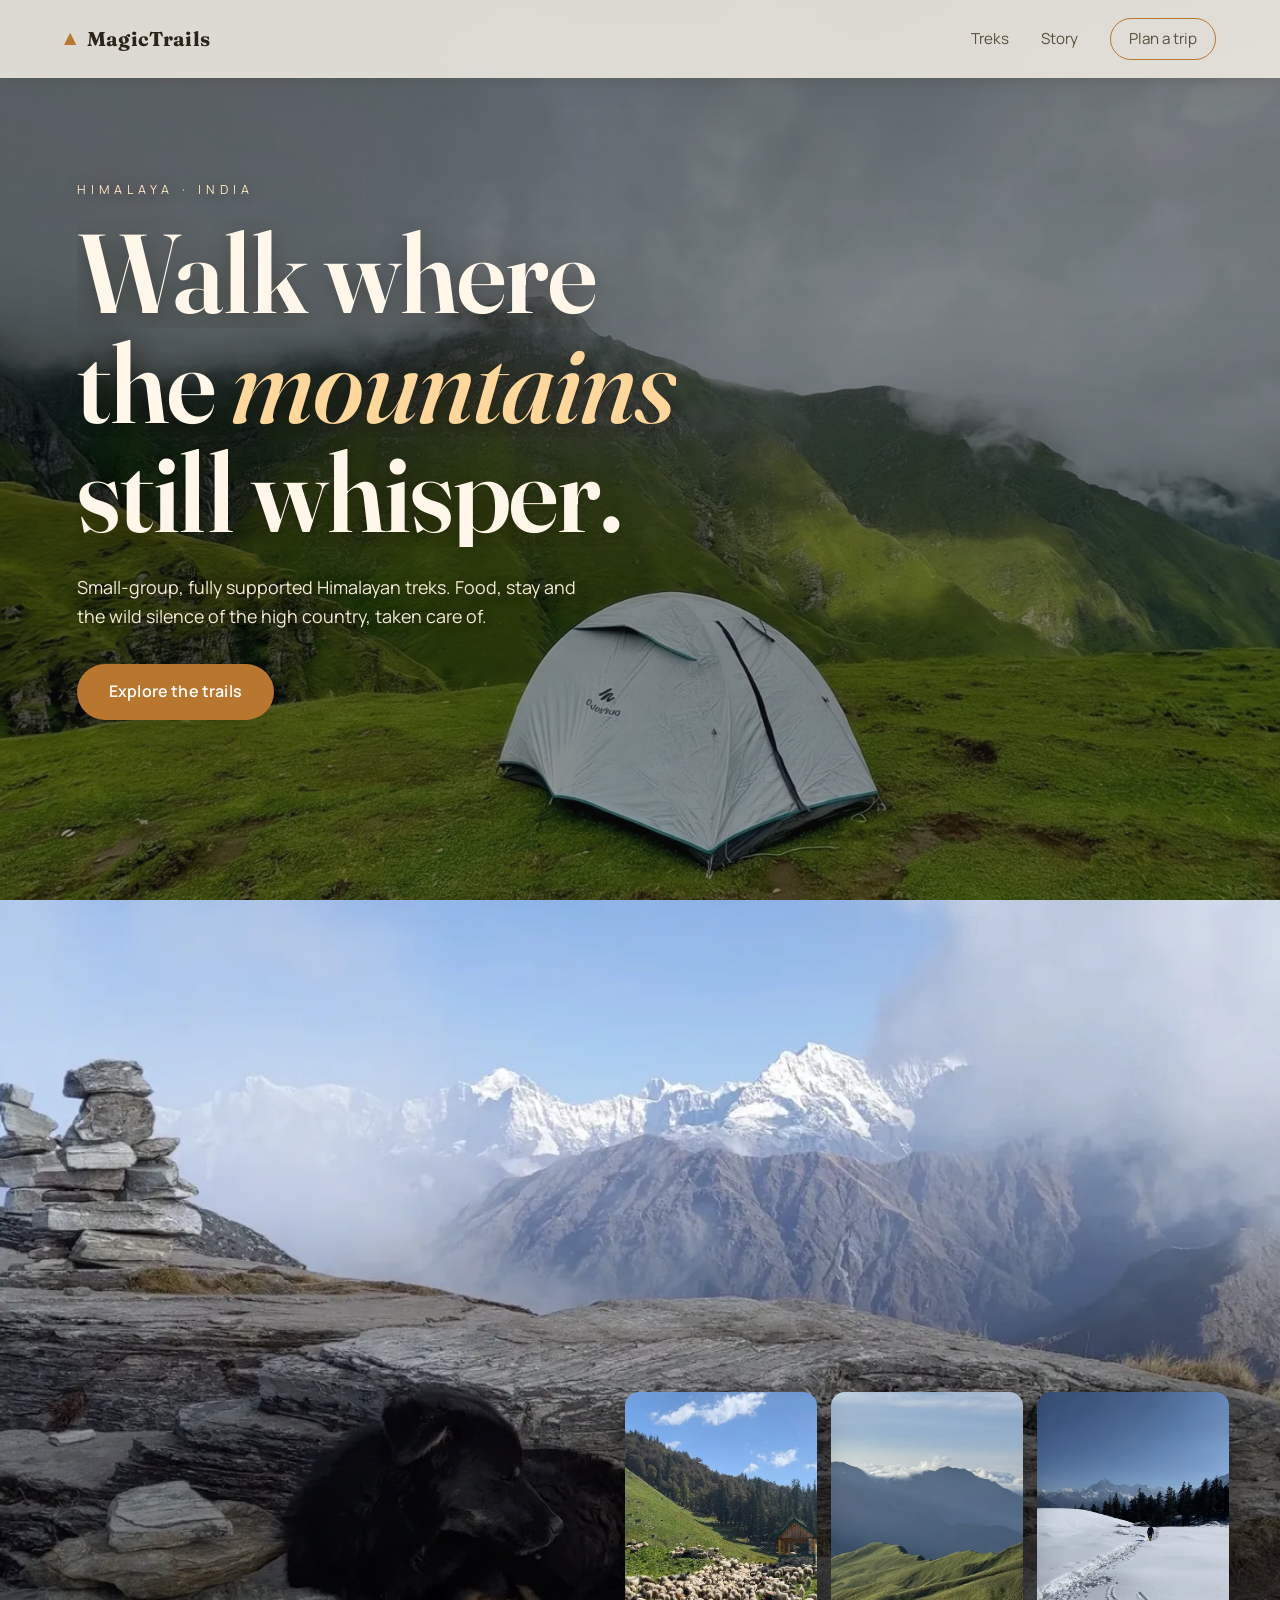
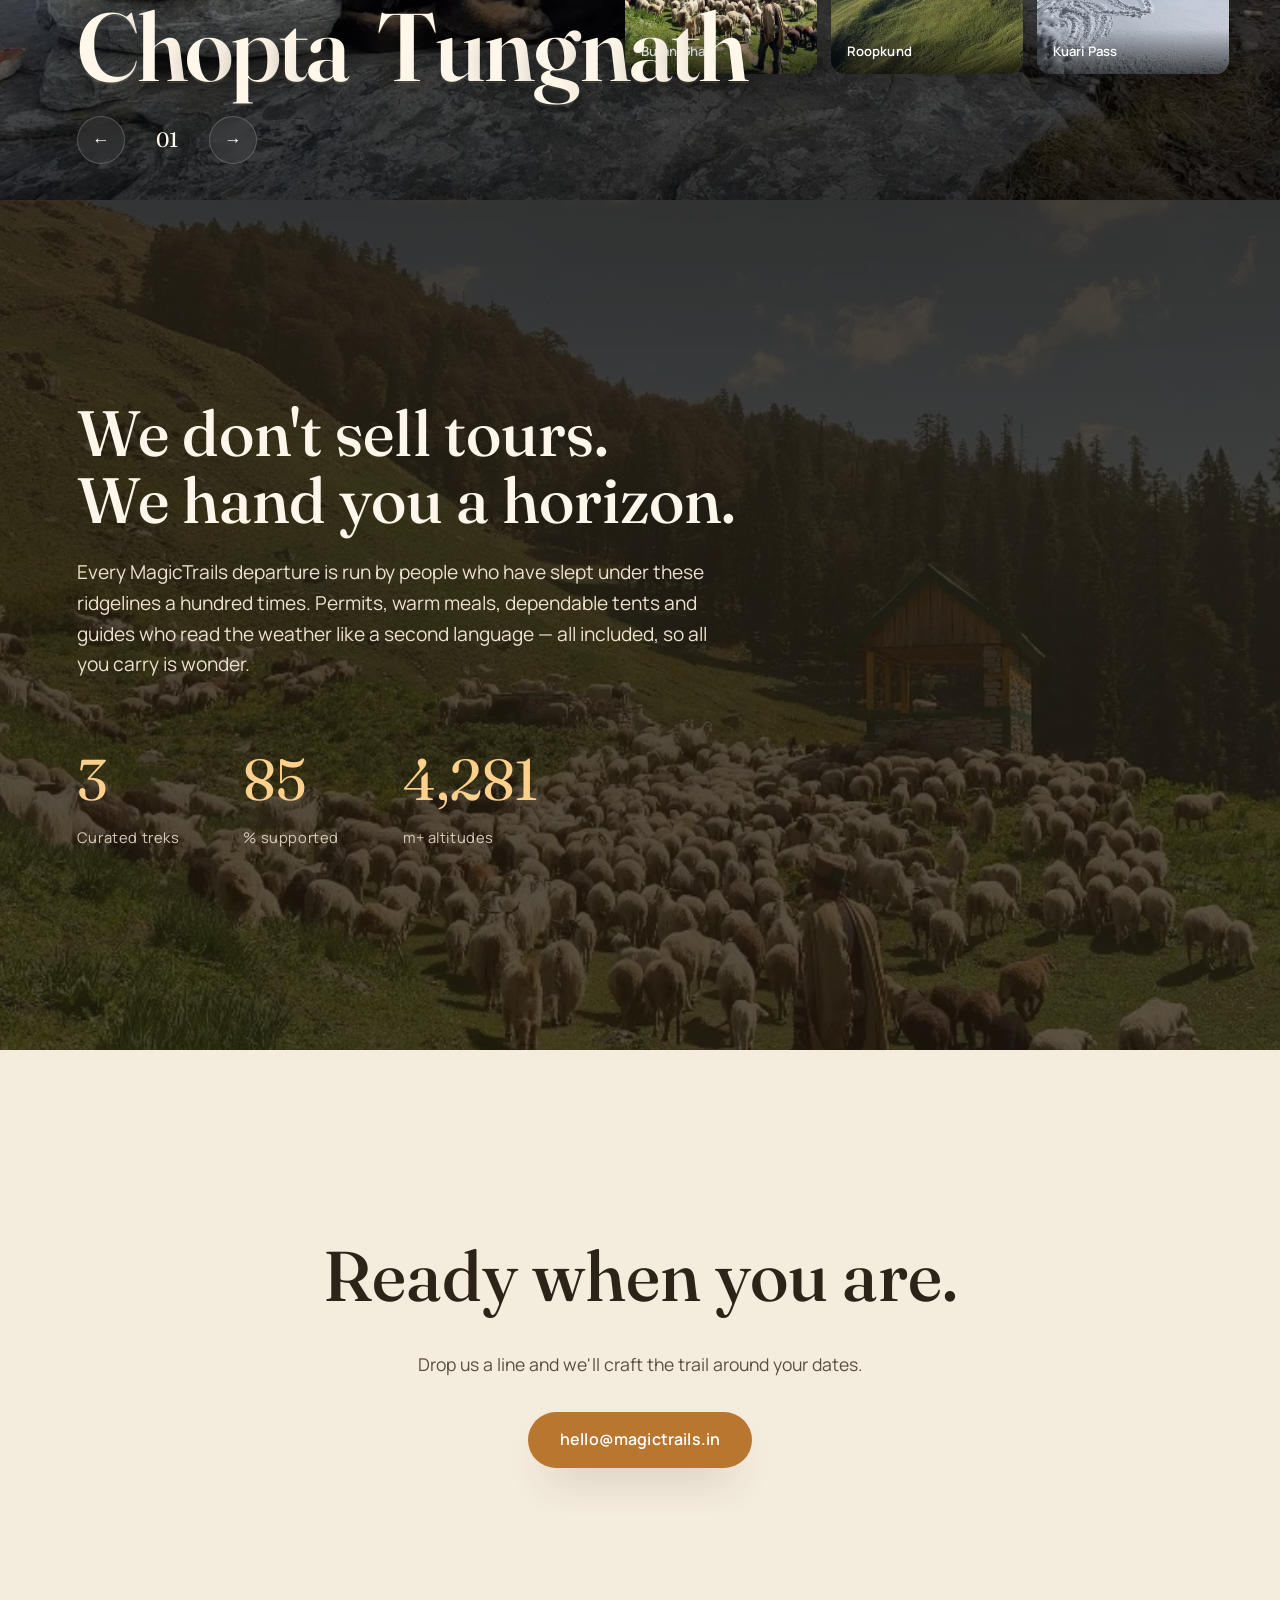
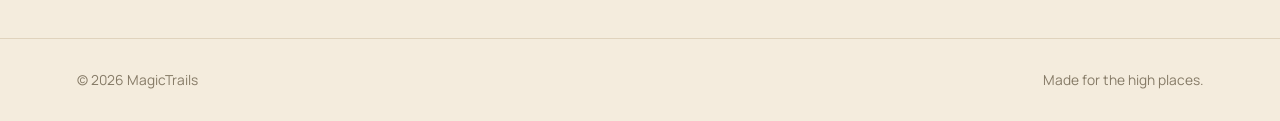
<file: index.html>
<!DOCTYPE html>
<html lang="en">
<head>
  <meta charset="UTF-8" />
  <meta name="viewport" content="width=device-width, initial-scale=1.0, viewport-fit=cover" />
  <meta name="description" content="MagicTrails - Curated Himalayan trekking experiences. Chopta Tungnath, Buran Ghati, Roopkund and Kuari Pass." />
  <title>MagicTrails — Himalayan Treks</title>
  <meta name="theme-color" content="#f4ecdd" />
  <link rel="icon" href="data:image/svg+xml,%3Csvg xmlns='http://www.w3.org/2000/svg' viewBox='0 0 32 32'%3E%3Crect width='32' height='32' rx='7' fill='%23f4ecdd'/%3E%3Cpath d='M6 24 L13 11 L18 19 L21 15 L26 24 Z' fill='%23b9762f'/%3E%3C/svg%3E" />
  <meta property="og:title" content="MagicTrails — Himalayan Treks" />
  <meta property="og:description" content="Small-group, fully supported Himalayan treks. Chopta Tungnath, Buran Ghati, Roopkund and Kuari Pass." />
  <meta property="og:type" content="website" />
  <link rel="preconnect" href="https://fonts.googleapis.com" />
  <link rel="preconnect" href="https://fonts.gstatic.com" crossorigin />
  <link href="https://fonts.googleapis.com/css2?family=Fraunces:opsz,wght@9..144,300..900&family=Manrope:wght@300;400;500;600;700&display=swap" rel="stylesheet" />
  <link rel="stylesheet" href="styles.css" />
  <noscript><style>.reveal{opacity:1!important;transform:none!important}.hero-title .line>*{transform:none!important}</style></noscript>
</head>
<body>

  <header class="site-header">
    <a href="index.html" class="brand">
      <span class="brand-mark">▲</span>
      <span class="brand-name">MagicTrails</span>
    </a>
    <nav class="site-nav">
      <a href="#treks">Treks</a>
      <a href="#about">Story</a>
      <a href="#contact" class="nav-cta magnetic">Plan a trip</a>
    </nav>
    <button class="nav-toggle" id="nav-toggle" aria-label="Open menu" aria-expanded="false" aria-controls="mobile-nav">
      <span class="nav-toggle__bars" aria-hidden="true"><i></i><i></i></span>
    </button>
  </header>

  <div class="mobile-nav" id="mobile-nav" hidden>
    <nav class="mobile-nav__inner" aria-label="Site">
      <p class="mobile-nav__lbl">The trails</p>
      <ul class="mobile-nav__treks" id="mobile-nav-treks"></ul>
      <div class="mobile-nav__rest">
        <a href="index.html#about">Our story</a>
        <a href="mailto:hello@magictrails.in">hello@magictrails.in</a>
      </div>
    </nav>
  </div>

  <!-- HERO -->
  <section class="hero">
    <div class="hero-bg parallax" data-speed="0.25" style="background-image:url('hero.webp')"></div>
    <div class="hero-veil"></div>
    <div class="hero-content">
      <p class="hero-kicker reveal">Himalaya · India</p>
      <h1 class="hero-title kinetic">
        <span class="line"><span>Walk</span> <span>where</span></span>
        <span class="line"><span>the</span> <em>mountains</em></span>
        <span class="line"><span>still</span> <span>whisper.</span></span>
      </h1>
      <p class="hero-sub reveal">Small-group, fully supported Himalayan treks. Food, stay and the wild silence of the high country, taken care of.</p>
      <a href="#treks" class="btn-primary magnetic reveal">Explore the trails</a>
    </div>
  </section>

  <!-- TREKS — Cinematic Slider -->
  <section id="treks" class="cine-slider">
    <div class="cine-slider__track" id="cine-track"></div>
  </section>

  <!-- ABOUT / PARALLAX BREAK -->
  <section id="about" class="story">
    <div class="story-bg parallax" data-speed="0.18" style="background-image:url('Buran%20ghati/back.webp')"></div>
    <div class="story-veil"></div>
    <div class="story-content">
      <h2 class="reveal">We don't sell tours.<br/>We hand you a horizon.</h2>
      <p class="reveal">Every MagicTrails departure is run by people who have slept under these ridgelines a hundred times. Permits, warm meals, dependable tents and guides who read the weather like a second language — all included, so all you carry is wonder.</p>
      <div class="story-stats">
        <div class="stat reveal"><span class="num" data-count="4">0</span><span class="lbl">Curated treks</span></div>
        <div class="stat reveal"><span class="num" data-count="100">0</span><span class="lbl">% supported</span></div>
        <div class="stat reveal"><span class="num" data-count="5000">0</span><span class="lbl">m+ altitudes</span></div>
      </div>
    </div>
  </section>

  <!-- CONTACT -->
  <section id="contact" class="contact">
    <h2 class="reveal">Ready when you are.</h2>
    <p class="reveal">Drop us a line and we'll craft the trail around your dates.</p>
    <a href="mailto:hello@magictrails.in" class="btn-primary magnetic reveal">hello@magictrails.in</a>
  </section>

  <footer class="site-footer">
    <span>© 2026 MagicTrails</span>
    <span>Made for the high places.</span>
  </footer>

  <script src="img-manifest.js"></script>
  <script src="img.js"></script>
  <script src="data.js"></script>
  <script src="main.js" defer></script>
</body>
</html>
</file>
<file: styles.css>
:root{
  /* Beige / warm earth theme */
  --bg:#f4ecdd;            /* page beige */
  --bg-2:#efe4d1;          /* slightly deeper beige */
  --surface:#fbf6ec;       /* raised card / panel */
  --ink:#2c2419;           /* primary warm-brown text */
  --ink-soft:#5a4f3e;      /* secondary text */
  --muted:#857a66;         /* muted captions */
  --line:#e0d3bd;          /* hairline borders */
  --accent:#b9762f;        /* terracotta accent */
  --accent-deep:#8a5520;   /* darker accent for text */
  --forest:#4f6044;        /* deep green for depth */
  --card-radius:22px;
  --ease:cubic-bezier(.16,1,.3,1);
  --shadow-sm:0 6px 18px -10px rgba(70,52,28,.35);
  --shadow-md:0 22px 44px -22px rgba(70,52,28,.45);
  --shadow-lg:0 40px 80px -34px rgba(70,52,28,.55);
}
*{box-sizing:border-box;margin:0;padding:0}
section[id]{scroll-margin-top:88px}
body{
  font-family:'Manrope',system-ui,sans-serif;
  background:var(--bg);
  color:var(--ink);
  line-height:1.6;
  overflow-x:hidden;
  -webkit-font-smoothing:antialiased;
  /* subtle warm depth gradient on the page */
  background-image:radial-gradient(120% 80% at 50% -10%, #fbf4e7 0%, var(--bg) 45%, var(--bg-2) 100%);
  background-attachment:fixed;
}
img{display:block;max-width:100%}
a{color:inherit;text-decoration:none}
h1,h2,h3,em{font-family:'Fraunces',Georgia,serif;font-weight:500}
em{font-style:italic;color:var(--accent-deep)}

/* ---- scroll progress ---- */
/* ---- header ---- */
.site-header{position:fixed;inset:0 0 auto 0;display:flex;align-items:center;justify-content:space-between;padding:18px clamp(20px,5vw,64px);z-index:50;background:rgba(251,246,236,.82);backdrop-filter:blur(12px);box-shadow:var(--shadow-sm);transition:padding .4s var(--ease)}
.site-header.scrolled{padding:12px clamp(20px,5vw,64px)}
.brand{display:flex;align-items:center;gap:10px;font-weight:700;letter-spacing:.02em;color:var(--ink)}
.brand-mark{color:var(--accent);transform:translateY(-1px)}
.brand-name{font-family:'Fraunces',serif;font-size:1.25rem}
.site-nav{display:flex;align-items:center;gap:clamp(14px,2.5vw,34px);font-size:.95rem}
.site-nav a{position:relative;color:var(--ink-soft)}
.site-nav a:not(.nav-cta):hover{color:var(--ink)}
.site-nav a:not(.nav-cta)::after{content:'';position:absolute;left:0;bottom:-4px;height:1px;width:0;background:var(--accent);transition:width .4s var(--ease)}
.site-nav a:not(.nav-cta):hover::after{width:100%}
.nav-cta{border:1px solid var(--accent);color:var(--accent-deep);padding:8px 18px;border-radius:40px;transition:background .4s,color .4s}
.nav-cta:hover{background:var(--accent);color:#fff}
.nav-toggle{display:none}
.mobile-nav{display:none}

/* ---- hero ---- */
.hero{position:relative;height:100svh;min-height:620px;display:flex;align-items:center;overflow:hidden}
.hero-bg{position:absolute;inset:-22% 0 -2% 0;background-size:cover;background-position:center 95%;will-change:transform;transform:scale(1.08)}
/* uniform dark neutral overlay */
.hero-veil{position:absolute;inset:0;background:linear-gradient(180deg,rgba(15,15,15,.55),rgba(15,15,15,.4))}
.hero-content{position:relative;z-index:2;padding:0 clamp(20px,6vw,90px);max-width:1100px}
.hero-kicker{letter-spacing:.4em;text-transform:uppercase;font-size:.78rem;color:#ffe7c4;margin-bottom:18px;text-shadow:0 1px 12px rgba(40,28,12,.5)}
.hero-title{font-size:clamp(2.7rem,9vw,7rem);line-height:.98;font-weight:600;letter-spacing:-.01em;color:#fff7ea;text-shadow:0 4px 26px rgba(35,24,10,.45)}
.hero-title em{color:#ffd79a}
.hero-title .line{display:block;overflow:hidden}
.hero-title .line>span,.hero-title .line>em{display:inline-block;transform:translateY(110%);transition:transform 1s var(--ease)}
.hero-title.in .line>span,.hero-title.in .line>em{transform:translateY(0)}
.hero-title .line:nth-child(2)>*{transition-delay:.08s}
.hero-title .line:nth-child(3)>*{transition-delay:.16s}
.hero-sub{max-width:520px;margin:26px 0 34px;color:#f4ead7;font-size:clamp(1rem,1.4vw,1.18rem);text-shadow:0 2px 14px rgba(35,24,10,.4)}

/* ---- buttons ---- */
.btn-primary{display:inline-block;background:var(--accent);color:#fff;font-weight:600;padding:15px 32px;border-radius:46px;letter-spacing:.01em;box-shadow:var(--shadow-md);transition:transform .5s var(--ease),box-shadow .5s var(--ease),background .4s;will-change:transform}
.btn-primary:hover{background:var(--accent-deep);box-shadow:0 24px 50px -18px rgba(138,85,32,.6)}
.magnetic{will-change:transform}

/* ---- cinematic slider ---- */
.cine-slider{
  position:relative;height:100svh;min-height:600px;overflow:hidden;
  background:#f5f0e8;contain:layout style paint;
  --card-w:clamp(170px,15vw,240px);
  --card-h:clamp(240px,22vw,340px);
  --card-gap:14px;
  --card-r:4%;
  --card-b:14%;
  --dur:1.1s;
  --ease:cubic-bezier(.65,0,.15,1);
}
.cine-slider__track{position:relative;width:100%;height:100%}

/* suppress transitions on first paint */
.cs-no-anim .cs-frame{transition:none !important}

/* -- slide -- */
.cs-slide{position:absolute;inset:0;pointer-events:none}

/* -- frame (card ↔ fullscreen morph) -- */
.cs-frame{
  position:absolute;overflow:hidden;
  border-radius:14px;
  box-shadow:0 8px 32px rgba(0,0,0,.4);
  will-change:top,left,width,height;
  transition:
    top var(--dur) var(--ease),
    left var(--dur) var(--ease),
    width var(--dur) var(--ease),
    height var(--dur) var(--ease),
    border-radius var(--dur) var(--ease),
    opacity .6s ease;
  /* default — hidden off-screen right */
  top:calc(100% - var(--card-b) - var(--card-h));
  left:110%;width:var(--card-w);height:var(--card-h);opacity:0;
}
.cs-frame__img{
  position:absolute;inset:0;width:100%;height:100%;object-fit:cover;
}
/* Cards take focus when they act as buttons (see rebindCardClicks). */
.cs-frame:focus-visible{outline:2px solid #ffd79a;outline-offset:3px}
.cs-slide:nth-child(4) .cs-frame__img{object-position:center 30%}

.cs-frame__label{
  position:absolute;bottom:0;left:0;right:0;z-index:3;
  padding:12px 16px;
  background:linear-gradient(transparent,rgba(0,0,0,.65));
  color:#fff;font-size:.82rem;font-weight:600;letter-spacing:.01em;
  transition:opacity .4s ease;
}
.cs-frame__grad{
  position:absolute;inset:0;z-index:3;pointer-events:none;
  background:linear-gradient(180deg,transparent 50%,rgba(0,0,0,.35));
  opacity:0;transition:opacity .6s ease;
}

/* ===== SLIDE STATES =====
   z-index scheme:
     active    5   ← fullscreen background
     shrinking 8   ← old active collapsing (visible)
     veil      9   ← gradient overlay (track-level)
     next-3   10   ← rightmost card
     next-2   11   ← middle card
     next-1   12   ← leftmost card
     name     15   ← trek title (track-level)
     controls 16
     wipe     50
*/

.cs-slide[data-state="active"]{z-index:5;pointer-events:auto}
.cs-slide[data-state="active"] .cs-frame{
  top:0;left:0;width:100%;height:100%;
  border-radius:0;opacity:1;box-shadow:none;
}
.cs-slide[data-state="active"] .cs-frame__label{opacity:0}
.cs-slide[data-state="active"] .cs-frame__grad{opacity:1}

/* Old active shrinks visibly — above new bg(5), below veil(9) and cards(10-12) */
.cs-slide.cs-shrinking{z-index:8 !important}

/* next-1 (leftmost) */
.cs-slide[data-state="next-1"]{z-index:12;pointer-events:auto}
.cs-slide[data-state="next-1"] .cs-frame{
  top:calc(100% - var(--card-b) - var(--card-h));
  left:calc(100% - var(--card-r) - 3 * var(--card-w) - 2 * var(--card-gap));
  width:var(--card-w);height:var(--card-h);
  border-radius:14px;opacity:1;cursor:pointer;pointer-events:auto;
}
/* next-2 (middle) */
.cs-slide[data-state="next-2"]{z-index:11;pointer-events:auto}
.cs-slide[data-state="next-2"] .cs-frame{
  top:calc(100% - var(--card-b) - var(--card-h));
  left:calc(100% - var(--card-r) - 2 * var(--card-w) - 1 * var(--card-gap));
  width:var(--card-w);height:var(--card-h);
  border-radius:14px;opacity:1;cursor:pointer;pointer-events:auto;
}
/* next-3 (rightmost) */
.cs-slide[data-state="next-3"]{z-index:10;pointer-events:auto}
.cs-slide[data-state="next-3"] .cs-frame{
  top:calc(100% - var(--card-b) - var(--card-h));
  left:calc(100% - var(--card-r) - 1 * var(--card-w));
  width:var(--card-w);height:var(--card-h);
  border-radius:14px;opacity:1;cursor:pointer;pointer-events:auto;
}
/* hidden */
.cs-slide[data-state="hidden"]{z-index:1}
.cs-slide[data-state="hidden"] .cs-frame{
  top:calc(100% - var(--card-b) - var(--card-h));
  left:110%;width:var(--card-w);height:var(--card-h);opacity:0;
}

/* ===== TRACK-LEVEL OVERLAYS (above all slides) ===== */

/* Veil — between bg and cards */
.cs-veil{
  position:absolute;inset:0;z-index:9;
  background:linear-gradient(180deg,transparent 35%,rgba(0,0,0,.55));
  pointer-events:none;
}

/* Trek name — above cards */
.cs-name-wrap{
  position:absolute;
  bottom:clamp(80px,12vh,160px);left:clamp(40px,6vw,100px);
  z-index:15;pointer-events:none;
  max-width:clamp(400px,65vw,900px);
}
.cs-name{
  display:block;
  font-family:'Fraunces',Georgia,serif;
  font-size:clamp(3rem,7.5vw,6.5rem);
  font-weight:600;line-height:.95;
  color:#fff7ea;
  text-shadow:0 4px 30px rgba(0,0,0,.5),0 2px 0 rgba(255,215,154,.12);
  letter-spacing:-.02em;
  text-decoration:none;pointer-events:auto;
}
.cs-name:hover{color:#ffd79a}

.cs-char{
  display:inline-block;
  transform:translateY(105%);opacity:0;
  transition:
    transform .9s cubic-bezier(.16,1,.3,1),
    opacity .6s cubic-bezier(.16,1,.3,1);
  transition-delay:calc(.3s + var(--d,0s));
}
.cs-space{width:.3em}

/* entrance */
.cs-name-wrap.active .cs-char{
  transform:translateY(0);opacity:1;
}
/* exit */
.cs-name-wrap.exiting .cs-char{
  transform:translateY(-80%);opacity:0;
  transition:transform .35s ease-in,opacity .25s ease-in;
  transition-delay:calc(var(--d,0s) * .25);
}

/* Controls — bottom-left, above cards */
.cs-controls{
  position:absolute;bottom:clamp(24px,4vh,48px);left:clamp(40px,6vw,100px);
  z-index:16;display:flex;align-items:center;gap:16px}
.cs-arrow{
  width:48px;height:48px;border-radius:50%;
  border:1px solid rgba(255,255,255,.2);
  background:rgba(255,255,255,.06);color:#fff;
  font-size:1.1rem;cursor:pointer;
  display:flex;align-items:center;justify-content:center;
  transition:background .3s,border-color .3s;
  backdrop-filter:blur(8px)}
.cs-arrow:hover{background:rgba(255,255,255,.16);border-color:rgba(255,255,255,.45)}
.cs-odometer{
  height:1.6em;overflow:hidden;
  font-family:'Fraunces',serif;font-size:1.3rem;
  color:#fff7ea;line-height:1.6em;width:2.5em;text-align:center}
.cs-odometer__track{transition:transform .6s cubic-bezier(.22,1,.36,1)}
.cs-odometer__track span{display:block;height:1.6em;line-height:1.6em}

/* Wipe curtain */
.cs-wipe{
  position:absolute;inset:0;z-index:50;
  background:var(--bg);
  transform:translateX(-101%);pointer-events:none}
.cs-wipe.sweeping{animation:wipeAcross 1s cubic-bezier(.77,0,.175,1) forwards}
@keyframes wipeAcross{
  0%{transform:translateX(-101%)}
  45%{transform:translateX(0)}
  55%{transform:translateX(0)}
  100%{transform:translateX(101%)}
}

/* Header dark mode over slider */
.site-header.over-slider{
  background:rgba(10,8,6,.4);box-shadow:none}
.site-header.over-slider .brand{color:#fff7ea}
.site-header.over-slider .brand-mark{color:var(--accent)}
.site-header.over-slider .site-nav a{color:rgba(255,247,234,.7)}
.site-header.over-slider .site-nav a:not(.nav-cta):hover{color:#fff7ea}
.site-header.over-slider .nav-cta{border-color:rgba(255,247,234,.3);color:#ffe7c4}
.site-header.over-slider .nav-cta:hover{background:var(--accent);color:#fff;border-color:var(--accent)}



/* ---- story parallax ---- */
.story{position:relative;padding:clamp(110px,16vw,200px) clamp(20px,6vw,90px);overflow:hidden}
.story-bg{position:absolute;inset:-15% 0;background-size:cover;background-position:center;will-change:transform}
.story-veil{position:absolute;inset:0;background:linear-gradient(180deg,rgba(34,25,12,.82),rgba(34,25,12,.74))}
.story-content{position:relative;z-index:2;max-width:820px}
.story-content h2{font-size:clamp(2rem,5.5vw,4rem);line-height:1.04;color:#fdf6ea}
.story-content p{margin-top:24px;color:#ece1cf;font-size:clamp(1rem,1.5vw,1.2rem);max-width:640px}
.story-stats{display:flex;flex-wrap:wrap;gap:clamp(24px,5vw,64px);margin-top:54px}
.stat{display:flex;flex-direction:column}
.stat .num{font-family:'Fraunces',serif;font-size:clamp(2.4rem,5vw,3.6rem);color:#ffcf8c}
.stat .lbl{color:#d9cdb8;font-size:.92rem;letter-spacing:.04em}

/* ---- contact ---- */
.contact{text-align:center;padding:clamp(90px,14vw,170px) clamp(20px,6vw,90px)}
.contact h2{font-size:clamp(2.2rem,6vw,4.4rem);color:var(--ink)}
.contact p{color:var(--ink-soft);margin:18px 0 34px;font-size:1.1rem}

.site-footer{display:flex;justify-content:space-between;flex-wrap:wrap;gap:12px;padding:30px clamp(20px,6vw,90px);border-top:1px solid var(--line);color:var(--muted);font-size:.86rem}

/* ---- reveal ---- */
.reveal{opacity:0;transform:translateY(28px);transition:opacity .9s var(--ease),transform .9s var(--ease)}
.reveal.in{opacity:1;transform:none}

@media(prefers-reduced-motion:reduce){*{animation:none!important;transition:none!important}.reveal{opacity:1;transform:none}.hero-title .line>*{transform:none}}


/* =======================================================================
   MOBILE LAYER
   Everything below 900px. The desktop rules above are deliberately left
   alone: the phone experience is built additively rather than by
   overriding the cinematic slider, which is what kept the old fallback
   broken (a container sized to its content can never scroll, so its
   scroll-snap never engaged and the cards were unreachable).
   ======================================================================= */

/* ---- hamburger (display:none at desktop, set near the top of this file) ---- */
.nav-toggle{
  -webkit-appearance:none;appearance:none;background:none;border:0;
  width:44px;height:44px;margin-right:-10px;
  align-items:center;justify-content:center;cursor:pointer;
  color:var(--ink);-webkit-tap-highlight-color:transparent}
.nav-toggle__bars{display:block;width:22px;height:12px;position:relative}
.nav-toggle__bars i{
  position:absolute;left:0;right:0;height:1.5px;background:currentColor;
  border-radius:2px;transition:transform .38s var(--ease)}
.nav-toggle__bars i:nth-child(1){top:0}
.nav-toggle__bars i:nth-child(2){bottom:0}
.nav-toggle[aria-expanded="true"] .nav-toggle__bars i:nth-child(1){transform:translateY(5.25px) rotate(45deg)}
.nav-toggle[aria-expanded="true"] .nav-toggle__bars i:nth-child(2){transform:translateY(-5.25px) rotate(-45deg)}

/* ---- full-screen nav sheet ---- */
.mobile-nav{
  position:fixed;inset:0;z-index:45;background:var(--bg);
  padding:calc(74px + env(safe-area-inset-top,0px)) clamp(20px,6vw,40px) calc(28px + env(safe-area-inset-bottom,0px));
  overflow-y:auto;overscroll-behavior:contain;
  opacity:0;transition:opacity .32s var(--ease)}
.mobile-nav.open{opacity:1}
.mobile-nav[hidden]{display:none}
.mobile-nav__lbl{
  font-size:.68rem;letter-spacing:.28em;text-transform:uppercase;
  color:var(--muted);padding-bottom:14px;border-bottom:1px solid var(--line)}
.mobile-nav__treks{list-style:none}
.mobile-nav__treks a{
  display:grid;grid-template-columns:auto 1fr auto;align-items:baseline;
  gap:14px;padding:20px 0;border-bottom:1px solid var(--line)}
.mobile-nav__treks .n{
  font-size:.66rem;letter-spacing:.14em;color:var(--accent);
  font-variant-numeric:tabular-nums}
.mobile-nav__treks .nm{
  font-family:'Fraunces',Georgia,serif;font-optical-sizing:auto;
  font-size:1.55rem;line-height:1.1;color:var(--ink);letter-spacing:-.01em}
.mobile-nav__treks .mt{
  display:block;font-family:'Manrope',sans-serif;font-size:.8rem;
  color:var(--muted);margin-top:4px;letter-spacing:.02em}
.mobile-nav__treks .pr{
  font-size:.9rem;color:var(--ink-soft);white-space:nowrap;
  font-variant-numeric:tabular-nums}
.mobile-nav__rest{display:flex;flex-direction:column;gap:16px;margin-top:30px}
.mobile-nav__rest a{color:var(--ink-soft);font-size:1rem}
.mobile-nav__rest a:last-child{color:var(--accent-deep)}
/* Short staggered entrance. */
.mobile-nav__treks li,.mobile-nav__rest{opacity:0;transform:translateY(10px)}
.mobile-nav.open .mobile-nav__treks li,
.mobile-nav.open .mobile-nav__rest{
  opacity:1;transform:none;
  transition:opacity .45s var(--ease) calc(60ms + var(--i,0) * 45ms),
             transform .45s var(--ease) calc(60ms + var(--i,0) * 45ms)}

/* ---- mobile trails stack (stands in for the slider under 900px) ----
   Four bands, not a swipeable rail. A rail put one trail on screen and the
   other three off the side of it, so three of the four went unnamed unless you
   thought to swipe; these are the whole point of the page.

   --band-h is the arithmetic that keeps the promise: the screen, less the
   chrome above and below AND the fixed header the section scrolls in under,
   divided by four. So all four names and the heading land in one screen on a
   tall phone and on a small one alike. svh, not vh, so the sum still holds
   while the browser chrome is showing - which is the tightest case. */
.mt-stack{
  --chrome:214px;                  /* header + paddings + heading + three gaps */
  --band-h:clamp(96px, calc((100svh - var(--chrome)) / 4), 190px);
  padding:clamp(26px,7vw,44px) clamp(20px,6vw,40px) clamp(28px,6vw,40px)}
.mt-stack__head{
  display:flex;align-items:baseline;justify-content:space-between;gap:16px;
  padding-bottom:16px}
.mt-stack__head h2{
  font-size:clamp(1.8rem,7vw,2.6rem);line-height:1;
  letter-spacing:-.02em;color:var(--ink)}
.mt-stack__head .count{
  font-size:.68rem;letter-spacing:.24em;text-transform:uppercase;
  color:var(--muted);white-space:nowrap}
.mt-stack__list{list-style:none;display:grid;gap:10px}

.tband__a{
  position:relative;display:block;
  height:var(--band-h);
  border-radius:var(--card-radius);overflow:hidden;
  background:var(--bg-2);
  box-shadow:var(--shadow-sm);
  -webkit-tap-highlight-color:transparent;
  transition:transform .35s var(--ease)}
.tband__a:active{transform:scale(.985)}
.tband__a:focus-visible{outline:2px solid var(--accent);outline-offset:3px}
.tband__media{position:absolute;inset:0}
.tband__media img{width:100%;height:100%;object-fit:cover;object-position:center 42%}
/* Four bands cut from four photographs would otherwise all sit at the same
   height in their frame, which reads as a template rather than as a set. */
.tband:nth-child(2n) .tband__media img{object-position:center 58%}

/* All the type sits along the foot of the band, so that is where the weight
   goes. A left-to-right wash was the first attempt and it left the price
   stranded over bright sky on two of the four photographs. */
.tband__veil{
  position:absolute;inset:0;
  background:
    linear-gradient(0deg,
      rgba(8,12,6,.88) 0%, rgba(8,12,6,.62) 30%,
      rgba(8,12,6,.16) 66%, rgba(8,12,6,.06) 100%),
    linear-gradient(180deg, rgba(8,12,6,.34) 0%, rgba(8,12,6,0) 46%)}

.tband__top{
  position:absolute;top:12px;left:14px;right:14px;z-index:1;
  display:flex;align-items:center;gap:10px;min-width:0}
.tband__n{
  flex:0 0 auto;font-size:.6rem;letter-spacing:.26em;
  color:rgba(255,236,208,.85);font-variant-numeric:tabular-nums}
.tband__grade{
  min-width:0;overflow:hidden;text-overflow:ellipsis;white-space:nowrap;
  font-size:.58rem;letter-spacing:.16em;text-transform:uppercase;
  color:rgba(247,236,214,.92)}

.tband__foot{
  position:absolute;bottom:12px;left:14px;right:14px;z-index:1;
  display:flex;align-items:flex-end;justify-content:space-between;gap:12px}
.tband__name{
  min-width:0;
  font-family:'Fraunces',Georgia,serif;font-optical-sizing:auto;font-weight:500;
  font-size:clamp(1.2rem,5.6vw,1.7rem);line-height:1.05;letter-spacing:-.015em;
  color:#fff7ea;text-shadow:0 2px 14px rgba(0,0,0,.5)}
.tband__price{
  flex:0 0 auto;text-align:right;
  font-family:'Fraunces',serif;font-size:1.02rem;color:#fff7ea;
  font-variant-numeric:tabular-nums;text-shadow:0 2px 12px rgba(0,0,0,.55)}
.tband__price small{
  display:block;margin-top:3px;
  font-family:'Manrope',sans-serif;font-size:.56rem;
  letter-spacing:.12em;text-transform:uppercase;
  color:rgba(247,236,214,.82)}

@media(max-width:900px){
  /* --- header --- */
  .site-nav{display:none}
  .nav-toggle{display:flex}
  /* Lifts the desktop default; [hidden] is more specific and still wins. */
  .mobile-nav{display:block}
  .site-header,.site-header.scrolled{
    padding:12px clamp(18px,5vw,28px);
    padding-top:calc(12px + env(safe-area-inset-top,0px))}
  section[id]{scroll-margin-top:70px}

  /* --- page ground ---
     background-attachment:fixed is unreliable on iOS Safari and repaints on
     every scroll frame, so the warm gradient moves to a fixed layer. */
  body{background-image:none;background-attachment:scroll}
  body::before{
    content:'';position:fixed;inset:0;z-index:-1;pointer-events:none;
    background-image:radial-gradient(140% 70% at 50% -10%, #fbf4e7 0%, var(--bg) 45%, var(--bg-2) 100%)}

  /* --- hero --- */
  .hero{min-height:0;height:100svh}
  .hero-bg{
    inset:0;transform:none;background-position:center 60%;
    background-image:image-set(url("img/hero-960.webp") 1x, url("img/hero-1440.webp") 2x)!important}
  .hero-content{padding:0 clamp(20px,6vw,40px);width:100%}
  .hero-kicker{font-size:.68rem;letter-spacing:.3em;margin-bottom:14px}
  .hero-title{font-size:clamp(2.5rem,11.5vw,4rem);line-height:1.02}
  /* line-height under 1 was clipping the descender on "whisper." */
  .hero-title .line{padding-bottom:.1em;margin-bottom:-.1em}
  .hero-sub{margin:20px 0 28px;font-size:1rem;max-width:34ch}
  .btn-primary{padding:15px 28px}

  /* --- treks: desktop slider chrome off, carousel on --- */
  .cine-slider{
    height:auto;min-height:0;overflow:visible;contain:none;
    background:transparent}
  .cine-slider__track{height:auto}
  .cs-slide,.cs-veil,.cs-name-wrap,.cs-controls,.cs-wipe{display:none}

  /* --- story --- */
  .story{padding:clamp(72px,14vw,110px) clamp(20px,6vw,40px)}
  .story-bg{
    inset:0;transform:none;
    background-image:image-set(url("img/buran-ghati/back-480.webp") 1x, url("img/buran-ghati/back-960.webp") 2x)!important}
  .story-content h2{font-size:clamp(1.85rem,7.5vw,2.6rem)}
  .story-content p{font-size:1rem;margin-top:18px}
  .story-stats{
    display:grid;grid-template-columns:repeat(3,1fr);gap:18px 12px;margin-top:40px}
  .stat .num{font-size:clamp(1.75rem,7vw,2.4rem);line-height:1.1}
  .stat .lbl{font-size:.72rem;letter-spacing:.02em;line-height:1.35}

  /* --- contact + footer --- */
  .contact{padding:clamp(72px,14vw,110px) clamp(20px,6vw,40px)}
  .contact h2{font-size:clamp(2rem,8.5vw,3rem)}
  .contact p{font-size:1rem;margin:14px 0 28px}
  .site-footer{
    flex-direction:column;align-items:flex-start;gap:6px;
    padding:26px clamp(20px,6vw,40px) calc(26px + env(safe-area-inset-bottom,0px))}
}

/* Phones proper: the 480px plates are plenty and a quarter of the weight. */
@media(max-width:560px){
  .hero-bg{background-image:image-set(url("img/hero-480.webp") 1x, url("img/hero-960.webp") 2x)!important}
}

/* Coarse pointers get no hover affordances and a comfortable hit area. */
@media(hover:none){
  .btn-primary:hover,.nav-cta:hover{transform:none}
  .site-nav a:not(.nav-cta):hover::after{width:0}
  a,button{-webkit-tap-highlight-color:rgba(185,118,47,.12)}
}
</file>
